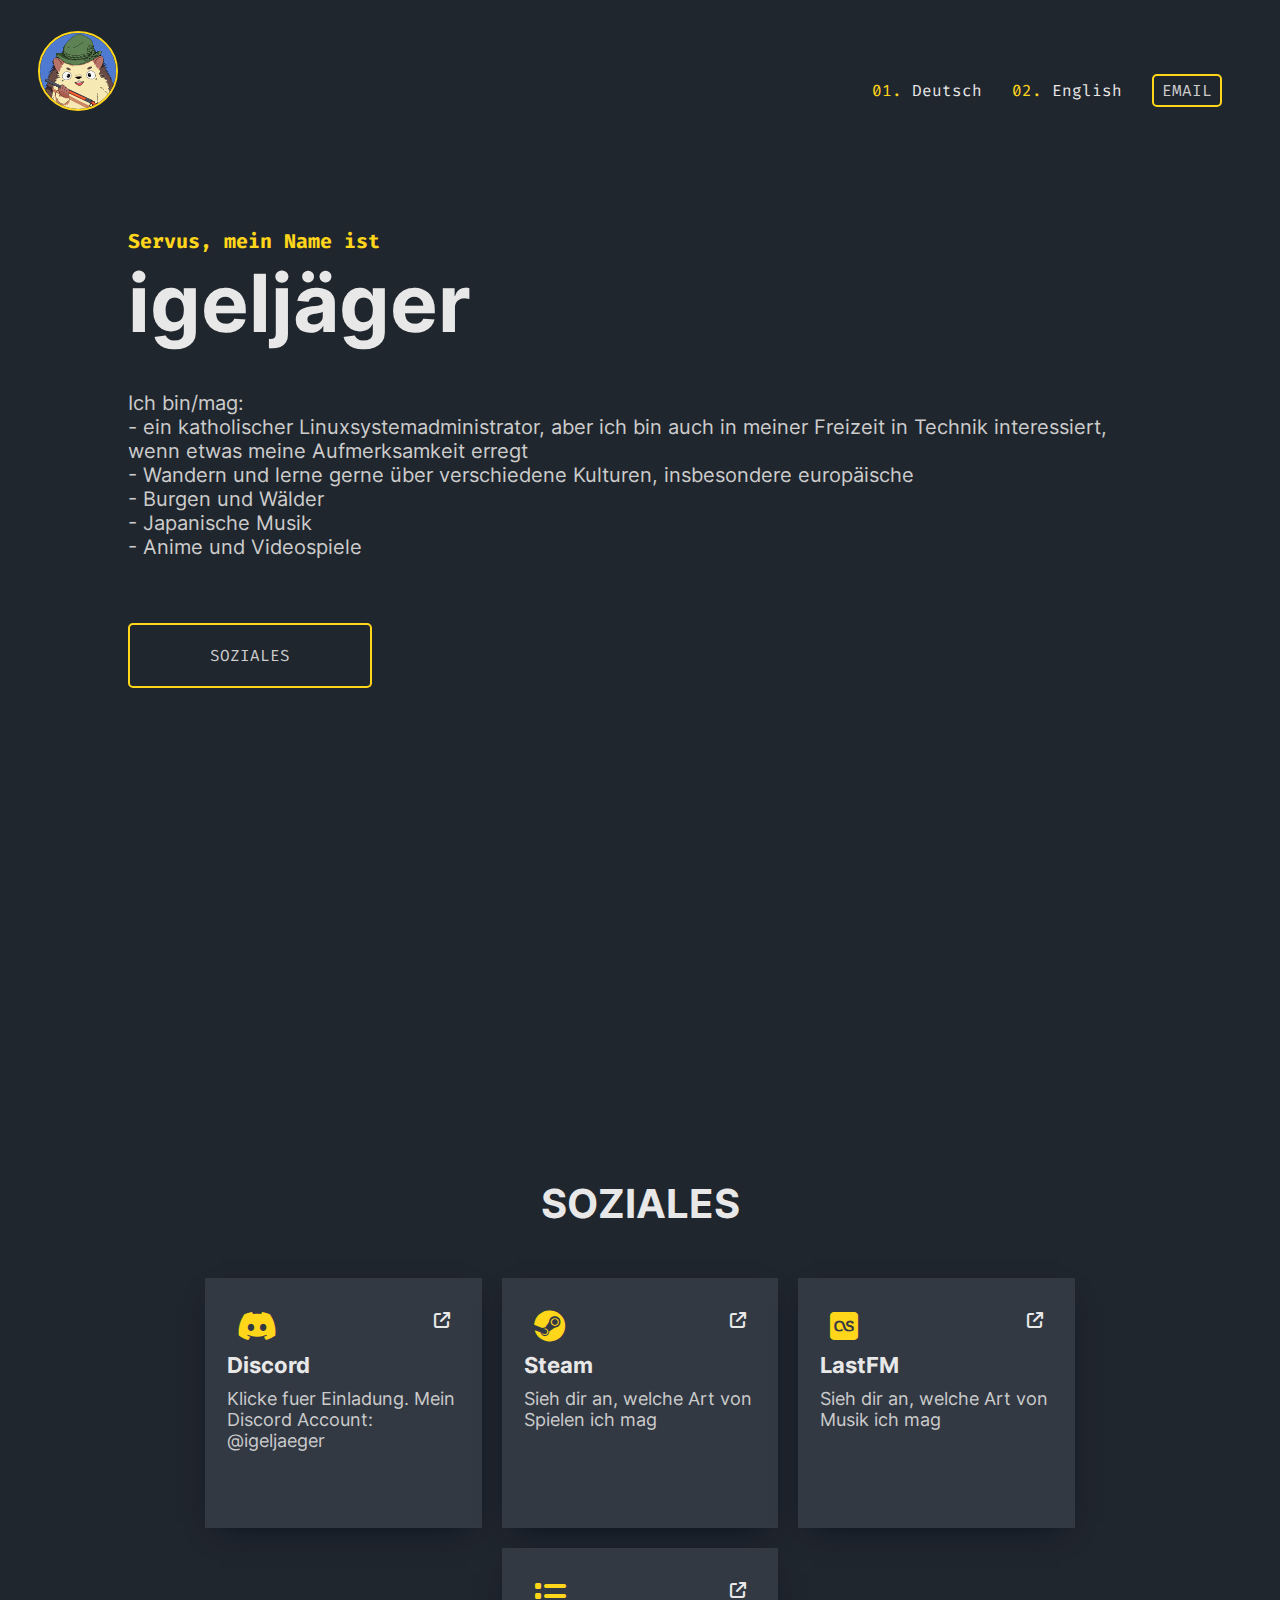
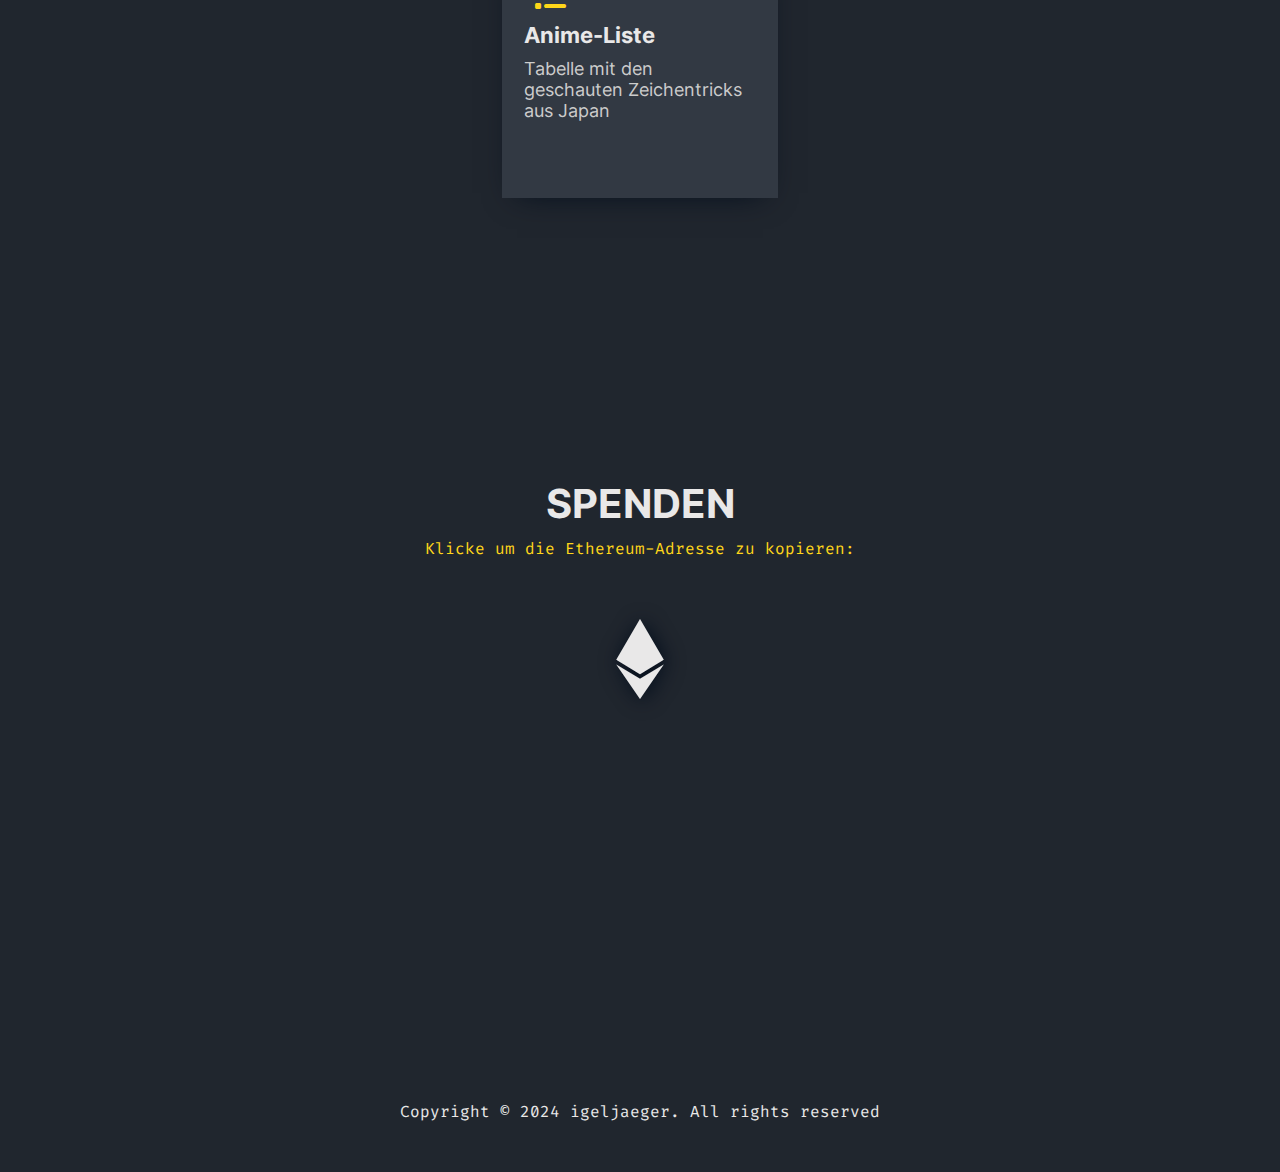
<file: index.html>
<!DOCTYPE html>
<html lang="en"><head>
<meta http-equiv="content-type" content="text/html; charset=UTF-8">
  <meta charset="UTF-8">
  <meta http-equiv="X-UA-Compatible" content="IE=edge">
  <meta name="viewport" content="width=device-width, initial-scale=1.0">
  <link rel="stylesheet" href="css/app.css">
  <link rel="stylesheet" href="css/all.min.css">
  <link rel="apple-touch-icon" sizes="180x180" href="assets/logo.webp">
  <link rel="icon" type="image/png" sizes="32x32" href="assets/logo.webp">
  <title>igeljaeger</title>
</head>

<body>
  <script>

    setTimeout(function () {
      document.querySelector('#copied').style.visibility = 'visible';
    }, 2000);

    function copy(text) {
      navigator.clipboard.writeText(text);

      let el = document.querySelector('#copied');

      el.classList.add("fade");
      setTimeout(() => el.classList.remove("fade"), 2500);
    }


    function toggleMenu() {
      document.querySelector('.menu').classList.toggle("menu-enabled");
    }
  </script>
  <div class="menu">
    <p onclick="toggleMenu()"><i class="fa-solid fa-xmark"></i></p>
    <a href="index.html">Deutsch</a>
    <a href="en.html">English</a>
    <a href="mailto: igeljaeger@tuta.com"><button>Email</button></a>
  </div>
  <header>
    <img src="assets/logo.webp" alt="Igeljaeger Logo" width="150" height="150">
    <nav>
      <a href="index.html"><span>01.</span> Deutsch</a>
      <a href="en.html"><span>02.</span> English</a>
      <a href="mailto: igeljaeger@tuta.com"><button>Email</button></a>
    </nav>
    <div onclick="toggleMenu()">
      <span></span>
      <span></span>
      <span></span>
    </div>
  </header>
  <main>
    <section id="me">
      <h1>Servus, mein Name ist</h1>
      <h2>igeljäger</h2>
      <h1></h1>
   <p>
        Ich bin/mag: <br>
        - ein katholischer Linuxsystemadministrator, aber ich bin auch in meiner Freizeit in Technik
        interessiert, wenn etwas meine Aufmerksamkeit erregt<br>
        - Wandern und lerne gerne über verschiedene Kulturen, insbesondere europäische<br>
        - Burgen und Wälder<br>
        - Japanische Musik<br>
        - Anime und Videospiele<br><br>
      </p>
<a href="#refs">
  <button>Soziales</button>
</a>
</section>
<section id="refs">
  <div>
    <h2>Soziales</h2>
    <p></p>
  </div>
  <ul>
    <li>
      <div>
        <div>
          <i class="fa-brands fa-discord"></i>
          <a aria-label="Discord" target="__blank__" href="https://discord.gg/sqtjAFGNP5">
            <i class="fa-solid fa-arrow-up-right-from-square"></i>
          </a>
        </div>
        <h3>Discord</h3>
        <p>Klicke fuer Einladung. Mein Discord Account: @igeljaeger</p>
      </div>
    </li>
    <li>
      <div>
        <div>
          <i class="fa-brands fa-steam"></i>
          <a aria-label="Steam" target="__blank__" href="https://steamcommunity.com/id/igeljaeger/index.html">
            <i class="fa-solid fa-arrow-up-right-from-square"></i>
          </a>
        </div>
        <h3>Steam</h3>
        <p>Sieh dir an, welche Art von Spielen ich mag</p>
      </div>
    </li>
    <li>
      <div>
        <div>
          <i class="fa-brands fa-square-lastfm"></i>
          <a aria-label="LastFM" target="__blank__" href="https://www.last.fm/user/Igeljaeger">
            <i class="fa-solid fa-arrow-up-right-from-square"></i>
          </a>
        </div>
        <h3>LastFM</h3>
        <p>Sieh dir an, welche Art von Musik ich mag</p>
      </div>
    </li>
        <li>
          <div>
            <div>
              <i class="fa-solid fa-list"></i>
              <a aria-label="Anime" target="__blank__" href="https://docs.google.com/spreadsheets/d/1zDhTmLgzoJCX3XFwvPSGnvU5WGIaBzegD0xTGyHft1k/">
                <i class="fa-solid fa-arrow-up-right-from-square"></i>
              </a>
            </div>
            <h3>Anime-Liste</h3>
            <p>Tabelle mit den geschauten Zeichentricks aus Japan</p>
          </div>
        </li>
      </ul>
    </section>
    <section id="donations">
      <div>
        <h2>Spenden</h2>
        <p>Klicke um die Ethereum-Adresse zu kopieren:</p>
        <noscript>Funktioniert nur mit aktiviertem JavaScript!</noscript>
      </div>
      <ul>
<!---        <li>
          <i onclick="copy('btc')" class="webfonts-brands webfonts-btc coin-bitcoin"></i>
        </li>
        <li>
          <i onclick="copy('xmr')" class="webfonts-brands webfonts-monero coin-monero"></i>
--->        
        <li>
          <i onclick="copy('0x025e2A33F74B1eab9cC911708A12Ee40a0527F9a')" class="fa-brands fa-ethereum coin-eth"></i>
        </li>
      </ul>
      <p id="copied" class="hidden" style="visibility: visible;">Kopiert!</p>
    </section>
  </main>
  <footer>
      Copyright © 2024 igeljaeger. All rights reserved<br>
    
  </footer>



</body></html>
</file>
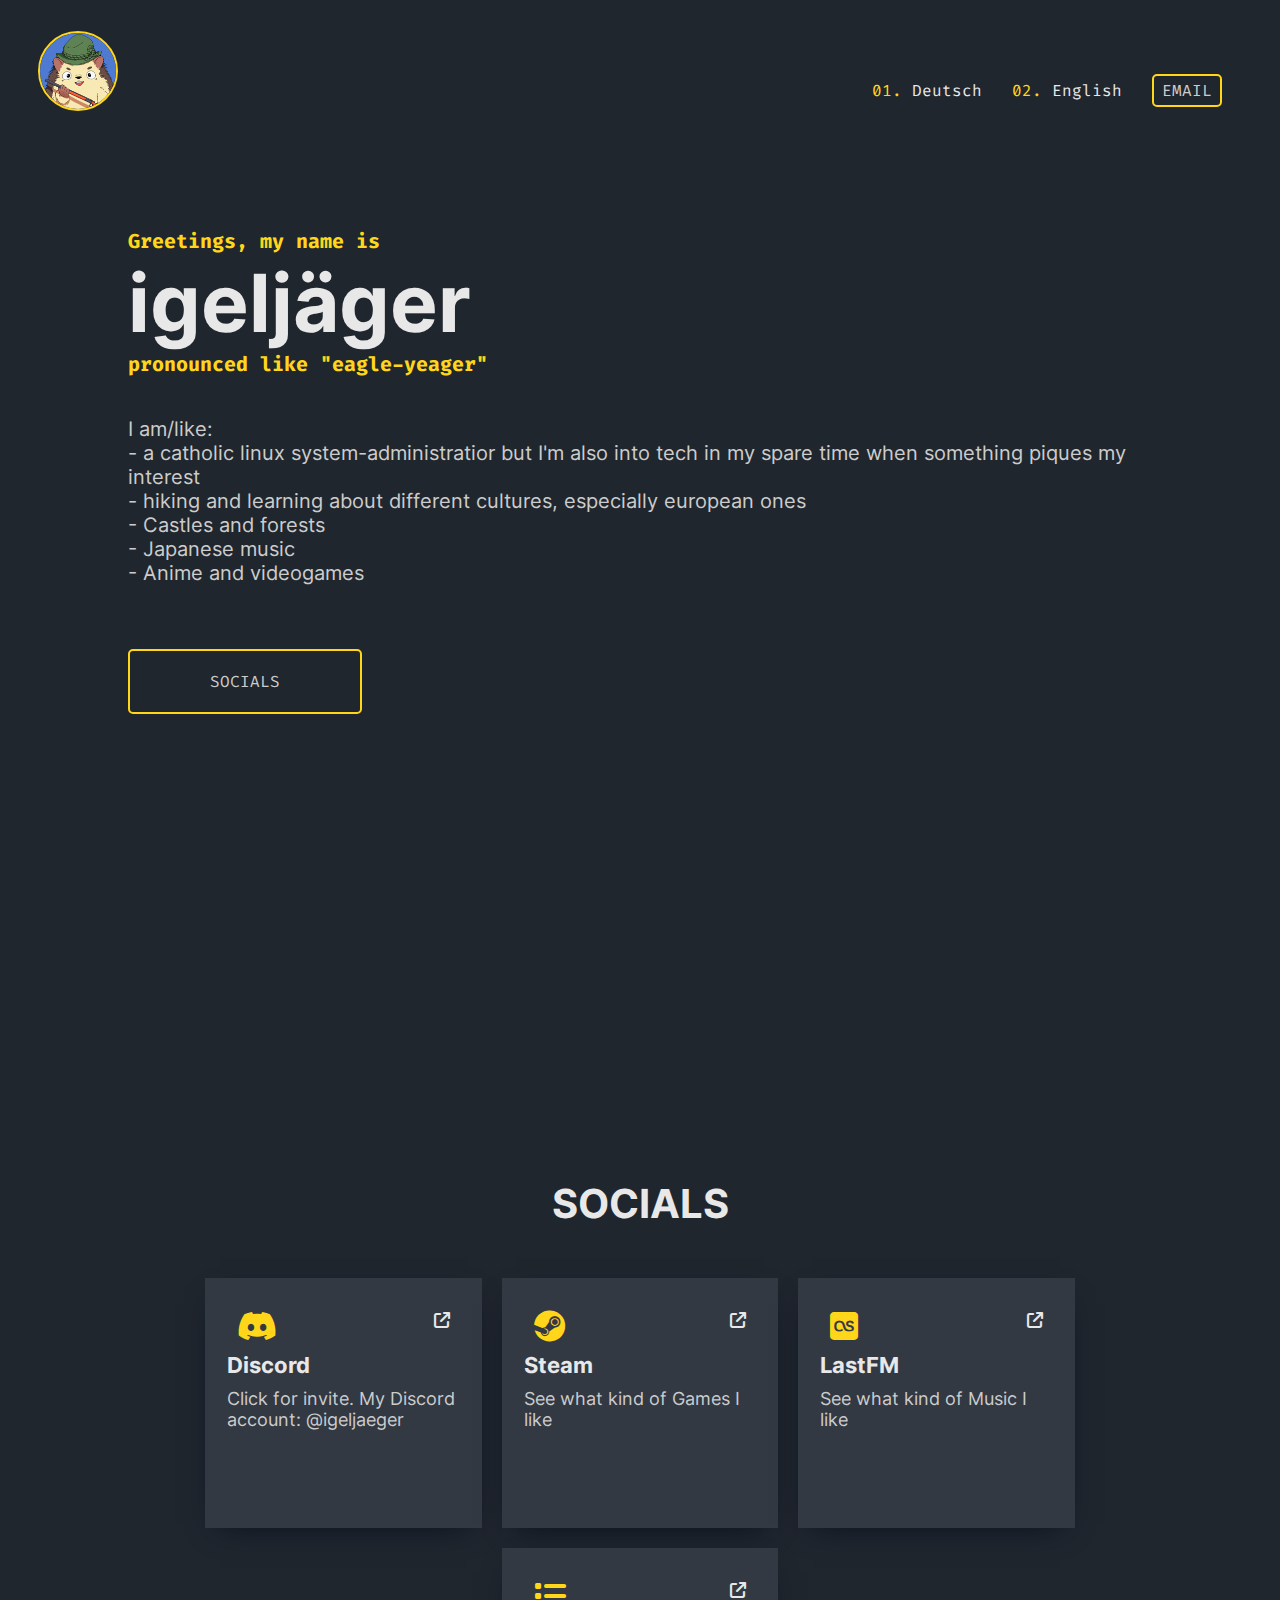
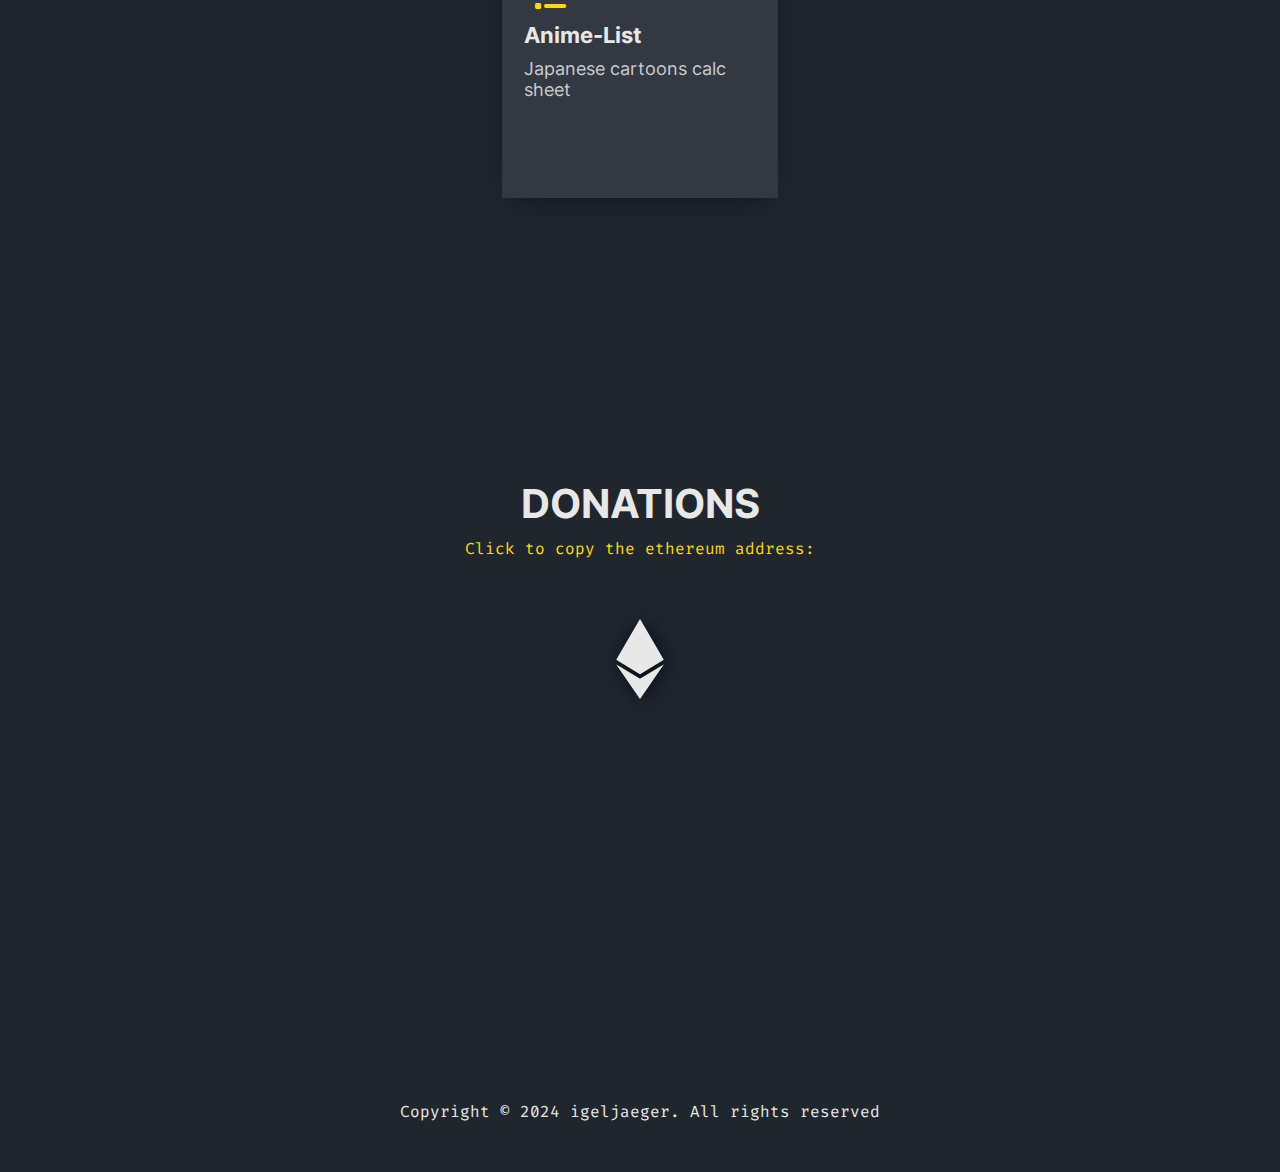
<file: en.html>
<!DOCTYPE html>
<html lang="en"><head>
<meta http-equiv="content-type" content="text/html; charset=UTF-8">
  <meta charset="UTF-8">
  <meta http-equiv="X-UA-Compatible" content="IE=edge">
  <meta name="viewport" content="width=device-width, initial-scale=1.0">
  <link rel="stylesheet" href="css/app.css">
  <link rel="stylesheet" href="css/all.min.css">
  <link rel="apple-touch-icon" sizes="180x180" href="assets/logo.webp">
  <link rel="icon" type="image/png" sizes="32x32" href="assets/logo.webp">
  <title>igeljaeger</title>
</head>

<body>
  <script>

    setTimeout(function () {
      document.querySelector('#copied').style.visibility = 'visible';
    }, 2000);

    function copy(text) {
      navigator.clipboard.writeText(text);

      let el = document.querySelector('#copied');

      el.classList.add("fade");
      setTimeout(() => el.classList.remove("fade"), 2500);
    }


    function toggleMenu() {
      document.querySelector('.menu').classList.toggle("menu-enabled");
    }
  </script>
  <div class="menu">
    <p onclick="toggleMenu()"><i class="fa-solid fa-xmark"></i></p>
    <a href="index.html">Deutsch</a>
    <a href="en.html">English</a>
    <a href="mailto: igeljaeger@tuta.com"><button>Email</button></a>
  </div>
  <header>
    <img src="assets/logo.webp" alt="Igeljaeger Logo" width="150" height="150">
    <nav>
      <a href="index.html"><span>01.</span> Deutsch</a>
      <a href="en.html"><span>02.</span> English</a>
      <a href="mailto: igeljaeger@tuta.com"><button>Email</button></a>
    </nav>
    <div onclick="toggleMenu()">
      <span></span>
      <span></span>
      <span></span>
    </div>
  </header>
  <main>
    <section id="me">
      <h1>Greetings, my name is</h1>
      <h2>igeljäger</h2>
      <h1>pronounced like "eagle-yeager"</h1>
      <p>
        I am/like:<br>
        - a catholic linux system-administratior but I'm also into tech in my spare time when something piques my interest<br>
        - hiking and learning about different cultures, especially
        european ones<br>
        - Castles and forests<br>
        - Japanese music<br>
        - Anime and videogames<br><br>
      </p>
      <a href="#refs">
        <button>Socials</button>
      </a>
    </section>
<section id="refs">
  <div>
    <h2>Socials</h2>
    <p></p>
  </div>
  <ul>
    <li>
      <div>
        <div>
          <i class="fa-brands fa-discord"></i>
          <a aria-label="Discord" target="__blank__" href="https://discord.gg/sqtjAFGNP5">
            <i class="fa-solid fa-arrow-up-right-from-square"></i>
          </a>
        </div>
        <h3>Discord</h3>
        <p>Click for invite. My Discord account: @igeljaeger</p>
      </div>
    </li>
    <li>
      <div>
        <div>
          <i class="fa-brands fa-steam"></i>
          <a aria-label="Steam" target="__blank__" href="https://steamcommunity.com/id/igeljaeger/index.html">
            <i class="fa-solid fa-arrow-up-right-from-square"></i>
          </a>
        </div>
        <h3>Steam</h3>
        <p>See what kind of Games I like</p>
      </div>
    </li>
    <li>
      <div>
        <div>
          <i class="fa-brands fa-square-lastfm"></i>
          <a aria-label="LastFM" target="__blank__" href="https://www.last.fm/user/Igeljaeger">
            <i class="fa-solid fa-arrow-up-right-from-square"></i>
          </a>
        </div>
        <h3>LastFM</h3>
        <p>See what kind of Music I like</p>
      </div>
    </li>
        <li>
          <div>
            <div>
              <i class="fa-solid fa-list"></i>
              <a aria-label="Anime" target="__blank__" href="https://docs.google.com/spreadsheets/d/1zDhTmLgzoJCX3XFwvPSGnvU5WGIaBzegD0xTGyHft1k/">
                <i class="fa-solid fa-arrow-up-right-from-square"></i>
              </a>
            </div>
            <h3>Anime-List</h3>
            <p>Japanese cartoons calc sheet</p>
          </div>
        </li>
      </ul>
    </section>
    <section id="donations">
      <div>
        <h2>donations</h2>
        <p>Click to copy the ethereum address:</p>
        <noscript>Only works with JavaScript!</noscript>
      </div>
      <ul>
        <!---        <li>
                  <i onclick="copy('btc')" class="webfonts-brands webfonts-btc coin-bitcoin"></i>
                </li>
                <li>
                  <i onclick="copy('xmr')" class="webfonts-brands webfonts-monero coin-monero"></i>
        --->
        <li>
          <i onclick="copy('0x025e2A33F74B1eab9cC911708A12Ee40a0527F9a')" class="fa-brands fa-ethereum coin-eth"></i>
        </li>
      </ul>
      <p id="copied" class="hidden" style="visibility: visible;">Copied!</p>
    </section>
  </main>
  <footer>
      Copyright © 2024 igeljaeger. All rights reserved<br>
    
  </footer>



</body></html>
</file>
<file: css/app.css>
:root {
  --fg: #e9e8e8;
  --fg-alt: #ccc;
  --bg: #20262e;
  --bg-alt: #323943;
  --accent: #ffd61a;
  --accent-alt: #ffd61a;

  --fz-xxs: 12px;
  --fz-xs: 13px;
  --fz-sm: 14px;
  --fz-md: 16px;
  --fz-lg: 18px;
  --fz-xl: 20px;
  --fz-xxl: 22px;
  --fz-heading: 32px;
  --fz-giant: 80px;

  --shadow: #020c1b;
  --menu: #20262e;

  --font: "Inter";
  --font-alt: "Fira Code";
}

@font-face {
  font-family: "Inter";
  src: url(../fonts/inter.ttf);
  font-display: swap
}

@font-face {
  font-family: "Fira Code";
  src: url(../fonts/firacode.ttf);
  font-display: swap
}

* {
  margin: 0;
  padding: 0;
  box-sizing: border-box;
}

html,
body {
  height: 100%;
  width: 100%;
  padding: 0;
  margin: 0;
  scroll-behavior: smooth;
}

body {
  display: flex;
  flex-direction: column;
  background-color: var(--bg);
  color: var(--fg);
  font-family: var(--font);
}

header {
  height: 100px;
  display: flex;
  align-items: center;
  justify-content: space-between;
  background-color: transparent;
}

main {
  flex: auto;
  width: 100%;
  padding: 10%;
  background-color: transparent;
}

footer {
  display: flex;
  justify-content: center;
  text-align: center;
  background-color: transparent;
  padding: 50px;
  color: var(--fg);
  font-family: var(--font-alt);
}

footer > a {
  transition: all 300ms ease-in-out;
}

footer > a:hover {
  color: var(--accent);
}

footer > a {
  color: var(--fg);
  text-decoration: none;
}

header > * {
  margin: 3%;
  margin-top: 80px;
}

header > img {
  width: auto;
  height: 80%;
  border-radius: 500px;
  border: 2px solid var(--accent);
}

header > div {
  display: none;
  width: 20px;
  margin-right: 30px;
}

header > div > span {
  width: 100%;
  height: 2px;
  margin: 2px;
  background-color: var(--accent);
}

.menu {
  z-index: 1000;
  background-color: transparent;
  position: fixed;
  left: 0;
  top: 0;
  width: 100%;
  height: 100%;
  padding: 20%;
  white-space: pre;
  text-align: center;
  visibility: hidden;
  transition: all 100ms ease-in-out;
}

.menu > p:hover {
  transition: all 100ms ease-in-out;
}

.menu > a:hover {
  transition: all 200ms ease-in-out;
}

.menu > p:hover,
.menu > a:hover,
.menu > a > span {
  color: var(--accent);
}

.menu > a {
  margin-top: 10px;
  font-size: var(--fz-heading);
  font-family: var(--font-alt);
  color: var(--fg);
  text-decoration: none;
  margin-right: 20px;
}

@keyframes slide {
  100% {
    left: 0;
  }
}

.menu > a > button {
  margin-top: 40px;
  padding: 4px 8px;
  border: 2px solid var(--accent);
  background-color: transparent;
  border-radius: 5px;
  font-size: var(--fg-lg);
  color: var(--fg-alt);
  text-transform: uppercase;
  font-family: var(--font-alt);
}

.menu > a > button:hover {
  background-color: var(--accent);
  color: var(--bg);
  font-weight: bold;
}

.menu-enabled {
  background-color: var(--menu);
  visibility: visible !important;
}

@media screen and (max-width: 750px) {
  header > img {
    margin-left: 30px;
  }
  header > nav {
    display: none;
  }
  header > div {
    display: flex;
    flex-direction: column;
  }
}

header > nav > * {
  margin-right: 5px;
  margin-left: 5px;
}

header > nav > a:hover,
header > nav > a > span {
  color: var(--accent);
}

header > nav > a {
  margin-top: 10px;
  font-size: var(--fz-md);
  font-family: var(--font-alt);
  color: var(--fg);
  text-decoration: none;
  transition: all 200ms ease-in-out;
  margin-right: 20px;
}

header > nav > a > button {
  margin-top: 40px;
  padding: 4px 8px;
  border: 2px solid var(--accent);
  background-color: transparent;
  border-radius: 5px;
  font-size: var(--fg-lg);
  color: var(--fg-alt);
  text-transform: uppercase;
  font-family: var(--font-alt);
  transition: all 300ms ease-in-out;
}

header > nav > a > button:hover {
  background-color: var(--accent);
  color: var(--bg);
  font-weight: bold;
}

section {
  min-height: 100vh;
  background-color: transparent;
}

#me > h1 {
  font-size: clamp(var(--fz-lg), 6vw, var(--fz-xl));
  font-family: var(--font-alt);
  color: var(--accent-alt);
}

#me > h2 {
  font-size: clamp(40px, 8vw, 80px);
}

#me > h3 {
  font-size: clamp(40px, 8vw, 80px);
  color: var(--fg-alt);
}

#me > p {
  margin-top: 40px;
  font-size: var(--fz-xl);
  color: var(--fg-alt);
}

#me > a > button {
  margin-top: 40px;
  padding: 20px 80px;
  border: 2px solid var(--accent);
  background-color: transparent;
  border-radius: 5px;
  font-size: var(--fg-xxl);
  color: var(--fg-alt);
  text-transform: uppercase;
  font-family: var(--font-alt);
  transition: all 300ms ease-in-out;
}

#me > a > button:hover {
  background-color: var(--accent);
  color: var(--bg);
  font-weight: bold;
}

#refs {
  text-align: center;
  padding: 5%;
}

#refs > div {
  padding-bottom: 30px;
}

#refs > div > h2 {
  font-size: clamp(40px, 2vw, 80px);
  text-transform: uppercase;
}

#refs > div > p {
  margin-top: 10px;
  font-size: var(--fz-md);
  font-family: var(--font-alt);
  color: var(--accent);
}

#refs > ul {
  list-style: none;
  text-align: left;
  width: 100%;
  display: flex;
  flex-wrap: wrap;
  justify-content: center;
}

#refs > ul > li {
  width: 30%;
  padding: 20px;
  margin: 10px;
  background-color: var(--bg-alt);
  border: 2px solid transparent;
  transition: all 400ms ease-in-out;
  box-shadow: 0 10px 30px -15px var(--shadow);
  height: 250px;
}

#refs > ul > li > div {
  width: 100%;
  height: 100%;
}

#refs > ul > li:hover {
  opacity: 1;
  transform: translateY(-5px);
}

#refs ul li:hover > div > div > h3 {
  color: var(--accent);
}

@media screen and (max-width: 900px) {
  #refs > ul > li {
    width: 100%;
  }
}

#refs > ul > li > div > div {
  display: flex;
  justify-content: space-between;
  padding: 10px;
}

#refs > ul > li > div > h3 {
  font-size: var(--fz-xxl);
  transition: all 200ms ease-in-out;
}

#refs > ul > li > div > div > i {
  color: var(--accent);
  font-size: var(--fz-heading);
}

#refs > ul > li > div > div > a {
  text-decoration: none;
  color: var(--fg);
}

#refs > ul > li > div > div > a:hover {
  color: var(--accent);
}

#refs > ul > li > div > p {
  font-size: var(--fz-lg);
  margin-top: 10px;
  color: var(--fg-alt);
}

#refs > ul > li > div > a {
  color: var(--fg);
  text-decoration: none;
}

#donations {
  text-align: center;
  padding: 5%;
  min-height: 55vh;
  height: 55vh;
}

#donations > div {
  padding-bottom: 30px;
}

#donations > ul {
  list-style: none;
  text-align: left;
  width: 100%;
  display: flex;
  flex-wrap: wrap;
  justify-content: center;
}

#donations > ul > li {
  width: 20%;
  padding: 20px;
  margin: 10px;
  background-color: transparent;
  transition: all 200ms ease-in-out;
  text-align: center;
}

@media screen and (max-width: 900px) {
  #donations > ul > li {
    width: 100%;
  }
}

#donations > div > h2 {
  font-size: clamp(40px, 2vw, 80px);
  text-transform: uppercase;
}

#donations > div > p {
  margin-top: 10px;
  font-size: var(--fz-md);
  font-family: var(--font-alt);
  color: var(--accent);
}

#donations > ul > li > i {
  font-size: var(--fz-giant);
  transition: 200ms all ease-in-out;
  text-shadow: 2px 2px 20px var(--shadow);
}

.coin-bitcoin:hover {
  color: #f7931a;
}

.coin-monero:hover {
  color: #fa6800;
}

.coin-eth:hover {
  color: #828384;
}

#donations > p {
  font-size: var(--fz-xl);
  font-family: var(--font-alt);
  padding-top: 20px;
}

.hidden {
  opacity: 0;
  animation: fadeOut 2s linear;
}

.fade {
  opacity: 1;
  animation: fade 2s linear;
}

@keyframes fadeOut {
  0% {
    opacity: 1;
  }
  100% {
    opacity: 0;
  }
}

@keyframes fade {
  0% {
    opacity: 0;
  }
  100% {
    opacity: 1;
  }
}
</file>
<file: css/all.min.css>
/*!
 * Font Awesome Free 6.5.1 by @fontawesome - https://fontawesome.com
 * License - https://fontawesome.com/license/free (Icons: CC BY 4.0, Fonts: SIL OFL 1.1, Code: MIT License)
 * Copyright 2023 Fonticons, Inc.
 */.fa-brands,.fa-solid{-moz-osx-font-smoothing:grayscale;-webkit-font-smoothing:antialiased;display:var(--fa-display,inline-block);font-style:normal;font-variant:normal;line-height:1;text-rendering:auto}.fa-solid{font-family:"Font Awesome 6 Free"}.fa-brands{font-family:"Font Awesome 6 Brands"}.fa-list:before{content:"\f03a"}.fa-arrow-up-right-from-square:before{content:"\f08e"}.fa-xmark:before{content:"\f00d"}
.fa-sr-only-focusable:not(:focus),.sr-only-focusable:not(:focus){position:absolute;width:1px;height:1px;padding:0;margin:-1px;overflow:hidden;clip:rect(0,0,0,0);white-space:nowrap;border-width:0}:host,:root{--fa-style-family-brands:"Font Awesome 6 Brands";--fa-font-brands:normal 400 1em/1 "Font Awesome 6 Brands"}@font-face{font-family:"Font Awesome 6 Brands";font-style:normal;font-weight:400;font-display:block;font-display: swap;src:url(webfonts/fa-brands-400.woff2) format("woff2"),url(webfonts/fa-brands-400.ttf) format("truetype")}.fa-brands{font-weight:400}.fa-steam:before{content:"\f1b6"}.fa-discord:before{content:"\f392"}.fa-ethereum:before{content:"\f42e"}.fa-square-lastfm:before{content:"\f203"}:host,:root{--fa-font-regular:normal 400 1em/1 "Font Awesome 6 Free"}@font-face{font-family:"Font Awesome 6 Free";font-style:normal;font-weight:400;font-display:block;font-display: swap;src:url(webfonts/fa-regular-400.woff2) format("woff2"),url(webfonts/
webfonts/fa-regular-400.ttf) format("truetype")}:host,:root{--fa-style-family-classic:"Font Awesome 6 Free";--fa-font-solid:normal 900 1em/1 "Font Awesome 6 Free"}@font-face{font-family:"Font Awesome 6 Free";font-style:normal;font-weight:900;font-display:block;font-display: swap;src:url(webfonts/fa-solid-900.woff2) format("woff2"),url(webfonts/fa-solid-900.ttf) format("truetype")}.fa-solid{font-weight:900}@font-face{font-family:"Font Awesome 5 Brands";font-display:block;font-weight:400;font-display: swap;src:url(webfonts/a-brands-400.woff2) format("woff2"),url(webfonts/fa-brands-400.ttf) format("truetype")}@font-face{font-family:"Font Awesome 5 Free";font-display:block;font-weight:900;font-display: swap;src:url(webfonts/fa-solid-900.woff2) format("woff2"),url(webfonts/fa-solid-900.ttf) format("truetype")}@font-face{font-family:"Font Awesome 5 Free";font-display:block;font-weight:400;font-display: swap;src:url(webfonts/fa-regular-400.woff2) format("woff2"),url(webfonts/fa-regular-400.ttf) format("truetype")}@font-face{font-family:"FontAwesome";font-display:block;font-display: swap;src:url(webfonts/fa-solid-900.woff2) format("woff2"),url(webfonts/fa-solid-900.ttf) format("truetype")}@font-face{font-family:"FontAwesome";font-display:block;font-display: swap;src:url(webfonts/fa-brands-400.woff2) format("woff2"),url(webfonts/fa-brands-400.ttf) format("truetype")}@font-face{font-family:"FontAwesome";font-display:block;font-display: swap;src:url(webfonts/fa-regular-400.woff2) format("woff2"),url(webfonts/fa-regular-400.ttf) format("truetype");unicode-range:u+f003,u+f006,u+f014,u+f016-f017,u+f01a-f01b,u+f01d,u+f022,u+f03e,u+f044,u+f046,u+f05c-f05d,u+f06e,u+f070,u+f087-f088,u+f08a,u+f094,u+f096-f097,u+f09d,u+f0a0,u+f0a2,u+f0a4-f0a7,u+f0c5,u+f0c7,u+f0e5-f0e6,u+f0eb,u+f0f6-f0f8,u+f10c,u+f114-f115,u+f118-f11a,u+f11c-f11d,u+f133,u+f147,u+f14e,u+f150-f152,u+f185-f186,u+f18e,u+f190-f192,u+f196,u+f1c1-f1c9,u+f1d9,u+f1db,u+f1e3,u+f1ea,u+f1f7,u+f1f9,u+f20a,u+f247-f248,u+f24a,u+f24d,u+f255-f25b,u+f25d,u+f271-f274,u+f278,u+f27b,u+f28c,u+f28e,u+f29c,u+f2b5,u+f2b7,u+f2ba,u+f2bc,u+f2be,u+f2c0-f2c1,u+f2c3,u+f2d0,u+f2d2,u+f2d4,u+f2dc}@font-face{font-family:"FontAwesome";font-display:block;font-display: swap;src:url(webfonts/fa-v4compatibility.woff2) format("woff2"),url(webfonts/fa-v4compatibility.ttf) format("truetype");unicode-range:u+f041,u+f047,u+f065-f066,u+f07d-f07e,u+f080,u+f08b,u+f08e,u+f090,u+f09a,u+f0ac,u+f0ae,u+f0b2,u+f0d0,u+f0d6,u+f0e4,u+f0ec,u+f10a-f10b,u+f123,u+f13e,u+f148-f149,u+f14c,u+f156,u+f15e,u+f160-f161,u+f163,u+f175-f178,u+f195,u+f1f8,u+f219,u+f27a}
</file>
